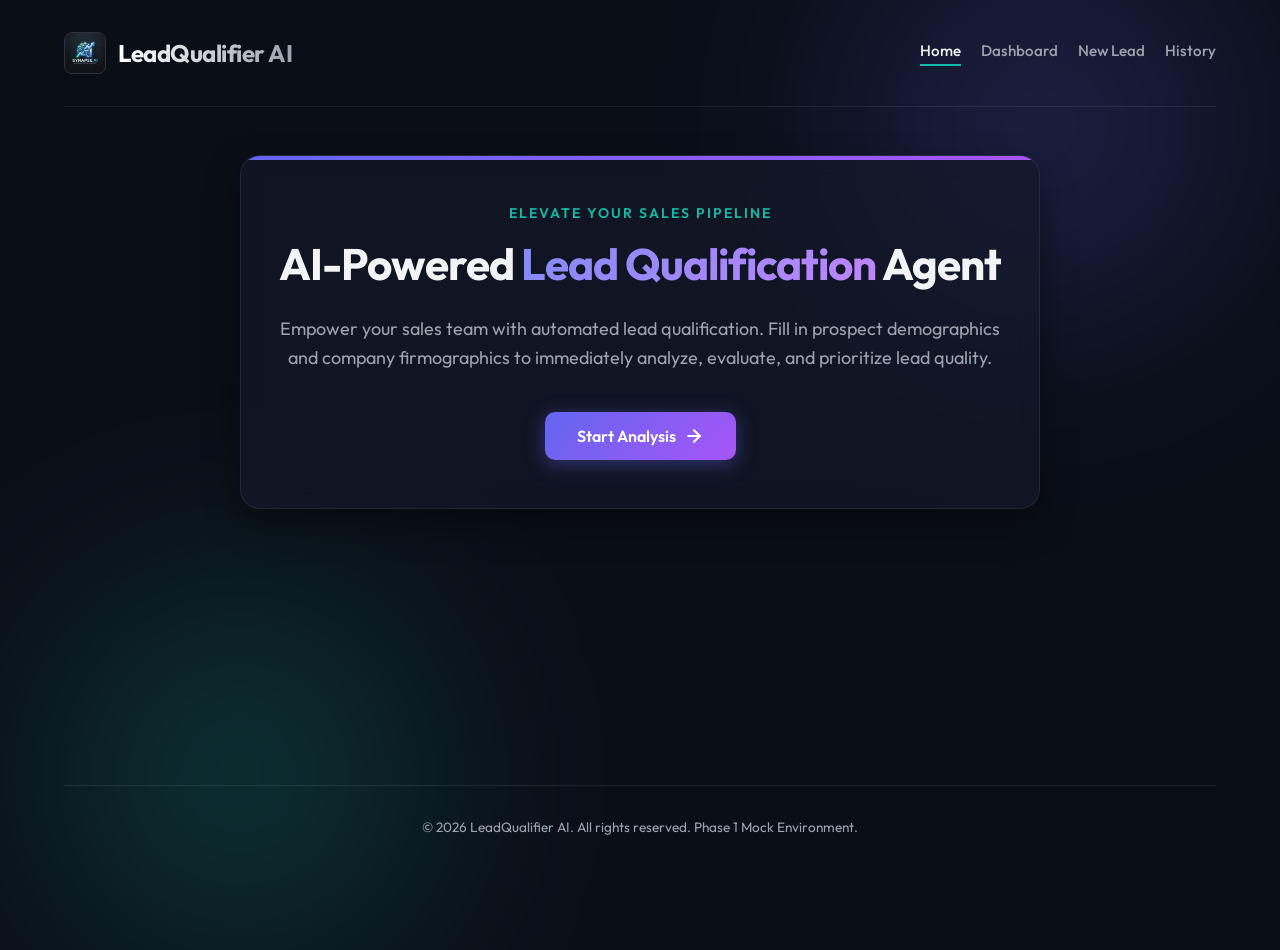
<file: frontend/index.html>
<!DOCTYPE html>
<html lang="en">
<head>
    <meta charset="UTF-8">
    <meta name="viewport" content="width=device-width, initial-scale=1.0">
    <meta name="description" content="AI-Powered Lead Qualification Agent helps sales teams qualify business leads intelligently and efficiently.">
    <title>AI-Powered Lead Qualification Agent</title>
    <link rel="stylesheet" href="./css/style.css">
</head>
<body>
    <div class="container">
        <!-- Application Header / Navigation -->
        <header>
            <div class="logo-container">
                <img src="./assets/logo.png" alt="Lead Qualification Agent Logo" class="logo-img">
                <span class="brand-name">LeadQualifier AI</span>
            </div>
            <nav style="display: flex; gap: 20px;">
                <a href="./index.html" class="nav-link active" style="color: var(--text-primary); border-bottom: 2px solid var(--accent-teal); padding-bottom: 4px;">Home</a>
                <a href="./dashboard.html" class="nav-link">Dashboard</a>
                <a href="./lead-form.html" class="nav-link">New Lead</a>
                <a href="./history.html" class="nav-link">History</a>
            </nav>
        </header>

        <!-- Main Hero Section -->
        <main>
            <section class="hero-section">
                <p class="hero-subtitle">Elevate Your Sales Pipeline</p>
                <h1 class="hero-title">
                    AI-Powered <span>Lead Qualification</span> Agent
                </h1>
                <p class="hero-description">
                    Empower your sales team with automated lead qualification. Fill in prospect demographics and company firmographics to immediately analyze, evaluate, and prioritize lead quality.
                </p>
                <div class="hero-actions">
                    <a href="./lead-form.html" class="btn btn-primary" id="btn-start-analysis">
                        Start Analysis
                        <svg width="20" height="20" viewBox="0 0 24 24" fill="none" stroke="currentColor" stroke-width="2.5" stroke-linecap="round" stroke-linejoin="round" class="feather feather-arrow-right"><line x1="5" y1="12" x2="19" y2="12"></line><polyline points="12 5 19 12 12 19"></polyline></svg>
                    </a>
                </div>
            </section>
        </main>

        <!-- Footer -->
        <footer>
            &copy; 2026 LeadQualifier AI. All rights reserved. Phase 1 Mock Environment.
        </footer>
    </div>

    <!-- Scripts -->
    <script src="./js/config.js"></script>
    <script src="./js/home.js"></script>
</body>
</html>
</file>
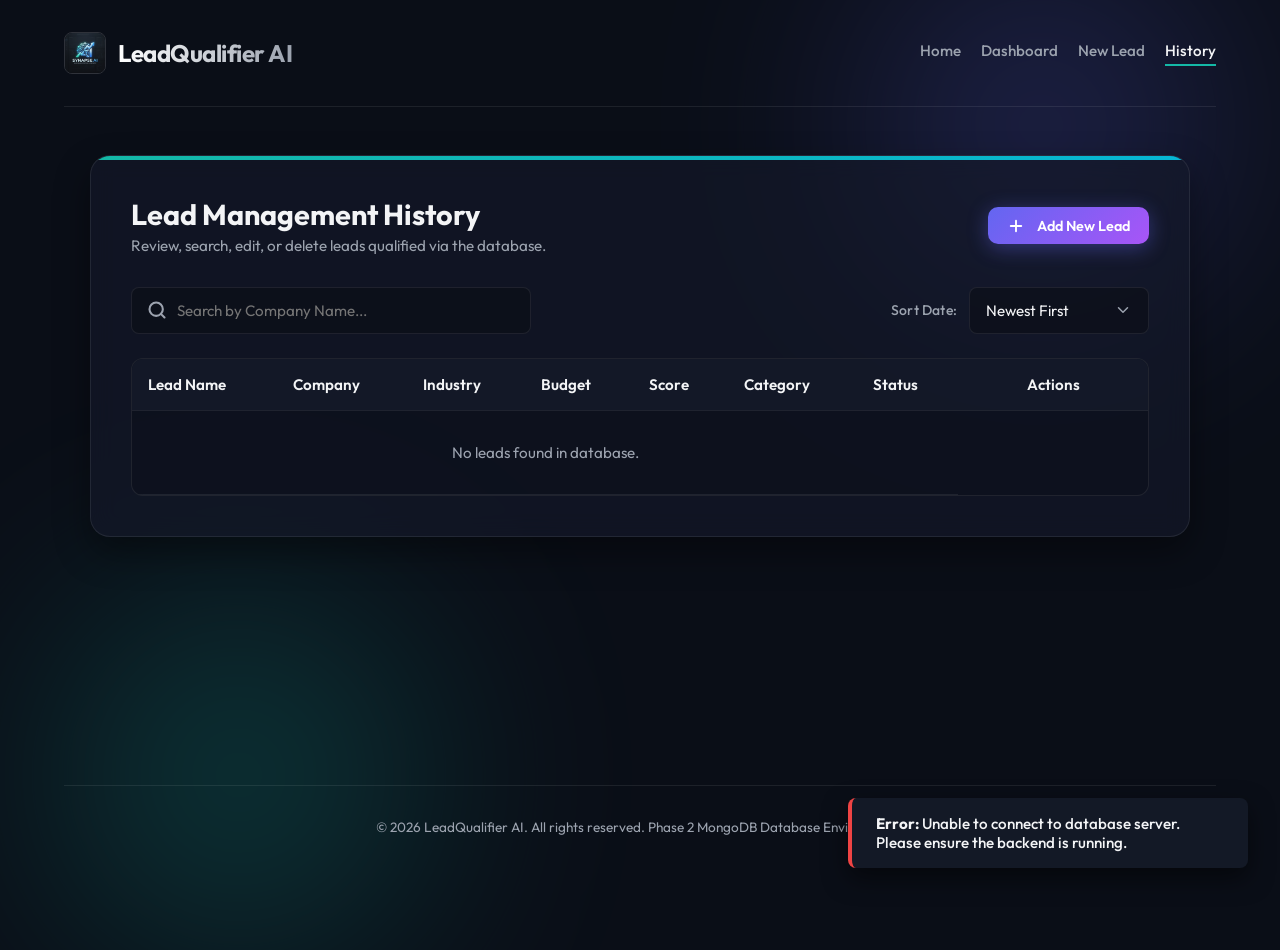
<file: frontend/history.html>
<!DOCTYPE html>
<html lang="en">
<head>
    <meta charset="UTF-8">
    <meta name="viewport" content="width=device-width, initial-scale=1.0">
    <meta name="description" content="View, search, edit, and delete lead qualification profiles in the lead history database.">
    <title>Lead History - AI-Powered Lead Qualification Agent</title>
    <link rel="stylesheet" href="./css/style.css">
</head>
<body>
    <div class="container">
        <!-- Application Header -->
        <header>
            <div class="logo-container">
                <a href="./index.html" style="display: flex; align-items: center; gap: 12px; text-decoration: none;">
                    <img src="./assets/logo.png" alt="Lead Qualification Agent Logo" class="logo-img">
                    <span class="brand-name">LeadQualifier AI</span>
                </a>
            </div>
            <nav style="display: flex; gap: 20px;">
                <a href="./index.html" class="nav-link">Home</a>
                <a href="./dashboard.html" class="nav-link">Dashboard</a>
                <a href="./lead-form.html" class="nav-link">New Lead</a>
                <a href="./history.html" class="nav-link active" style="color: var(--text-primary); border-bottom: 2px solid var(--accent-teal); padding-bottom: 4px;">History</a>
            </nav>
        </header>

        <!-- Lead History Workspace -->
        <main>
            <div class="form-card" style="max-width: 1100px;">
                <div class="form-header" style="display: flex; justify-content: space-between; align-items: center; flex-wrap: wrap; gap: 1rem; margin-bottom: 2rem;">
                    <div>
                        <h2 class="form-title" style="margin-bottom: 0.25rem;">Lead Management History</h2>
                        <p class="form-subtitle">Review, search, edit, or delete leads qualified via the database.</p>
                    </div>
                    <a href="./lead-form.html" class="btn btn-primary" style="padding: 0.6rem 1.2rem; font-size: 0.9rem;">
                        <svg width="18" height="18" viewBox="0 0 24 24" fill="none" stroke="currentColor" stroke-width="2.5" stroke-linecap="round" stroke-linejoin="round" style="margin-right: 4px;"><line x1="12" y1="5" x2="12" y2="19"></line><line x1="5" y1="12" x2="19" y2="12"></line></svg>
                        Add New Lead
                    </a>
                </div>

                <!-- Controls: Search and Sort -->
                <div class="controls-panel">
                    <div class="search-group">
                        <svg class="search-icon" width="20" height="20" viewBox="0 0 24 24" fill="none" stroke="currentColor" stroke-width="2.5" stroke-linecap="round" stroke-linejoin="round"><circle cx="11" cy="11" r="8"></circle><line x1="21" y1="21" x2="16.65" y2="16.65"></line></svg>
                        <input type="text" id="search-company" class="form-control search-control" placeholder="Search by Company Name...">
                    </div>
                    
                    <div class="filter-group">
                        <label for="sort-select" class="filter-label">Sort Date:</label>
                        <select id="sort-select" class="form-control sort-select">
                            <option value="newest">Newest First</option>
                            <option value="oldest">Oldest First</option>
                        </select>
                    </div>
                </div>

                <!-- Table Container -->
                <div class="table-container">
                    <table class="lead-table" id="leads-table">
                        <thead>
                            <tr>
                                <th>Lead Name</th>
                                <th>Company</th>
                                <th>Industry</th>
                                <th>Budget</th>
                                <th>Score</th>
                                <th>Category</th>
                                <th>Status</th>
                                <th style="text-align: center; width: 190px;">Actions</th>
                            </tr>
                        </thead>
                        <tbody id="leads-table-body">
                            <!-- Populated dynamically via JS -->
                        </tbody>
                    </table>
                </div>
            </div>
        </main>

        <!-- Footer -->
        <footer>
            &copy; 2026 LeadQualifier AI. All rights reserved. Phase 2 MongoDB Database Environment.
        </footer>
    </div>

    <!-- Details View Overlay Modal -->
    <div id="view-modal" class="modal-overlay">
        <div class="modal-card">
            <h3 class="modal-title">Lead Profile details</h3>
            <div class="modal-grid">
                <div class="modal-info-item">
                    <span class="modal-info-label">Lead Name</span>
                    <span class="modal-info-value" id="view-leadName">-</span>
                </div>
                <div class="modal-info-item">
                    <span class="modal-info-label">Company Name</span>
                    <span class="modal-info-value" id="view-companyName">-</span>
                </div>
                <div class="modal-info-item">
                    <span class="modal-info-label">Industry</span>
                    <span class="modal-info-value" id="view-industry">-</span>
                </div>
                <div class="modal-info-item">
                    <span class="modal-info-label">Job Role</span>
                    <span class="modal-info-value" id="view-jobRole">-</span>
                </div>
                <div class="modal-info-item">
                    <span class="modal-info-label">Company Size</span>
                    <span class="modal-info-value" id="view-companySize">-</span>
                </div>
                <div class="modal-info-item">
                    <span class="modal-info-label">Annual Revenue</span>
                    <span class="modal-info-value" id="view-annualRevenue">-</span>
                </div>
                <div class="modal-info-item">
                    <span class="modal-info-label">Budget</span>
                    <span class="modal-info-value" id="view-budget">-</span>
                </div>
                <div class="modal-info-item">
                    <span class="modal-info-label">Timeline</span>
                    <span class="modal-info-value" id="view-timeline">-</span>
                </div>
                <div class="modal-info-item">
                    <span class="modal-info-label">Email Address</span>
                    <span class="modal-info-value" id="view-email">-</span>
                </div>
                <div class="modal-info-item">
                    <span class="modal-info-label">Phone Number</span>
                    <span class="modal-info-value" id="view-phoneNumber">-</span>
                </div>
                <div class="modal-info-item">
                    <span class="modal-info-label">Created Timestamp</span>
                    <span class="modal-info-value" id="view-createdAt">-</span>
                </div>
                <div class="modal-info-item">
                    <span class="modal-info-label">AI Score</span>
                    <span class="modal-info-value" id="view-leadScore" style="font-weight: 700;">-</span>
                </div>
                <div class="modal-info-item">
                    <span class="modal-info-label">AI Category</span>
                    <span class="modal-info-value" id="view-category" style="font-weight: 700;">-</span>
                </div>
                <div class="modal-info-item full-width">
                    <span class="modal-info-label">Requirement Details</span>
                    <span class="modal-info-value requirement-text" id="view-requirement">-</span>
                </div>
                <div class="modal-info-item full-width">
                    <span class="modal-info-label">AI Reason / Rationale</span>
                    <span class="modal-info-value requirement-text" id="view-reason">-</span>
                </div>
                <div class="modal-info-item full-width">
                    <span class="modal-info-label">AI Action Recommendation</span>
                    <span class="modal-info-value requirement-text" id="view-recommendation" style="color: #a855f7; font-weight: 500;">-</span>
                </div>
            </div>
            <div class="modal-actions">
                <button type="button" class="btn btn-secondary" id="view-modal-close" style="padding: 0.6rem 1.5rem;">Close</button>
            </div>
        </div>
    </div>

    <!-- Styled Delete Confirmation Modal -->
    <div id="delete-confirm-modal" class="modal-overlay">
        <div class="modal-card delete-confirm">
            <h3 class="modal-title" style="color: var(--danger);">Confirm Deletion</h3>
            <p style="color: var(--text-primary); margin-bottom: 1.5rem; font-size: 0.95rem;">
                Are you sure you want to permanently delete this lead from the database? This action is irreversible.
            </p>
            <div class="modal-actions">
                <button type="button" class="btn btn-secondary" id="delete-cancel" style="padding: 0.6rem 1.5rem;">Cancel</button>
                <button type="button" class="btn btn-primary" id="delete-confirm" style="background: var(--danger); box-shadow: 0 4px 15px rgba(239, 68, 68, 0.4); padding: 0.6rem 1.5rem;">Delete</button>
            </div>
        </div>
    </div>

    <!-- Toast Feedback Notification -->
    <div id="toast" class="toast">
        <div id="toast-message" class="toast-message"></div>
    </div>

    <!-- Loading Animation Overlay -->
    <div id="loading-overlay" class="loading-overlay">
        <div class="spinner-box">
            <div class="spinner-outer"></div>
            <div class="spinner-inner"></div>
        </div>
        <div class="loading-text">Fetching Leads from Database...</div>
    </div>

    <!-- Scripts -->
    <script src="./js/config.js"></script>
    <script src="./js/history.js"></script>
</body>
</html>
</file>
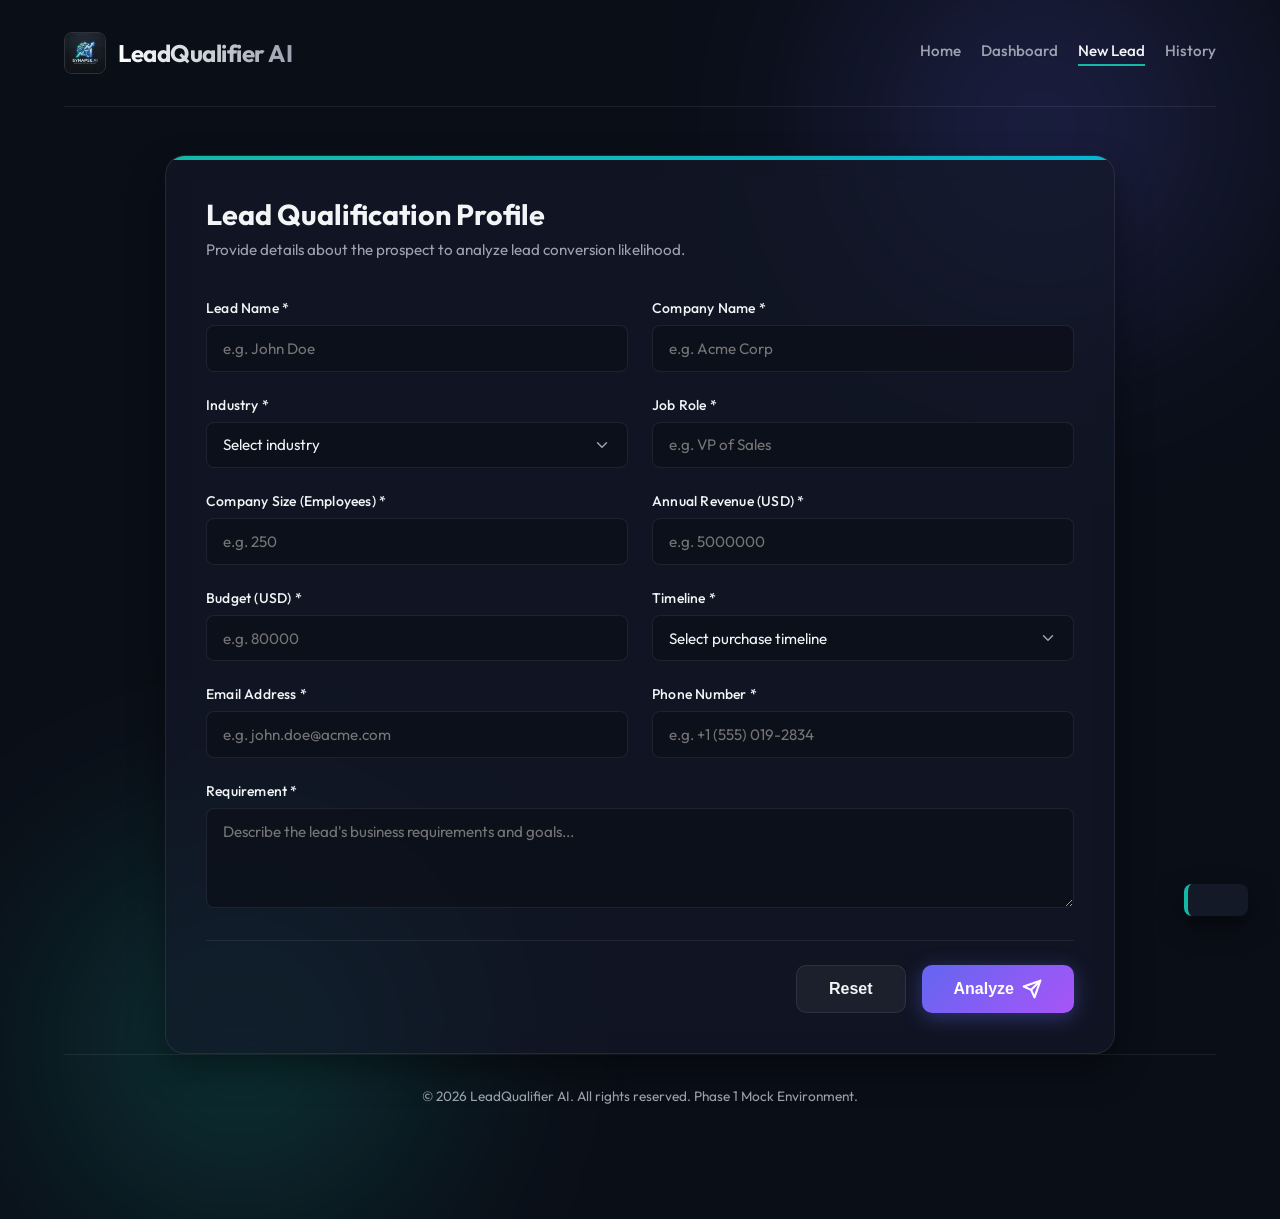
<file: frontend/lead-form.html>
<!DOCTYPE html>
<html lang="en">
<head>
    <meta charset="UTF-8">
    <meta name="viewport" content="width=device-width, initial-scale=1.0">
    <meta name="description" content="Enter lead demographic and firmographic details to qualify business leads using the Lead Qualification Agent.">
    <title>Qualify Lead - AI-Powered Lead Qualification Agent</title>
    <link rel="stylesheet" href="./css/style.css">
</head>
<body>
    <div class="container">
        <!-- Application Header -->
        <header>
            <div class="logo-container">
                <a href="./index.html" style="display: flex; align-items: center; gap: 12px; text-decoration: none;">
                    <img src="./assets/logo.png" alt="Lead Qualification Agent Logo" class="logo-img">
                    <span class="brand-name">LeadQualifier AI</span>
                </a>
            </div>
            <nav style="display: flex; gap: 20px;">
                <a href="./index.html" class="nav-link">Home</a>
                <a href="./dashboard.html" class="nav-link">Dashboard</a>
                <a href="./lead-form.html" class="nav-link active" style="color: var(--text-primary); border-bottom: 2px solid var(--accent-teal); padding-bottom: 4px;">New Lead</a>
                <a href="./history.html" class="nav-link">History</a>
            </nav>
        </header>

        <!-- Main Form Section -->
        <main>
            <div class="form-card">
                <div class="form-header">
                    <h2 class="form-title">Lead Qualification Profile</h2>
                    <p class="form-subtitle">Provide details about the prospect to analyze lead conversion likelihood.</p>
                </div>

                <form id="lead-qualification-form" novalidate>
                    <div class="form-grid">
                        
                        <!-- Lead Name -->
                        <div class="form-group">
                            <label for="leadName">Lead Name *</label>
                            <input type="text" id="leadName" name="leadName" class="form-control" placeholder="e.g. John Doe" required>
                        </div>

                        <!-- Company Name -->
                        <div class="form-group">
                            <label for="companyName">Company Name *</label>
                            <input type="text" id="companyName" name="companyName" class="form-control" placeholder="e.g. Acme Corp" required>
                        </div>

                        <!-- Industry -->
                        <div class="form-group">
                            <label for="industry">Industry *</label>
                            <select id="industry" name="industry" class="form-control" required>
                                <option value="" disabled selected>Select industry</option>
                                <option value="Technology">Technology</option>
                                <option value="Finance">Finance</option>
                                <option value="Healthcare">Healthcare</option>
                                <option value="Education">Education</option>
                                <option value="Manufacturing">Manufacturing</option>
                                <option value="Retail">Retail</option>
                                <option value="Other">Other</option>
                            </select>
                        </div>

                        <!-- Job Role -->
                        <div class="form-group">
                            <label for="jobRole">Job Role *</label>
                            <input type="text" id="jobRole" name="jobRole" class="form-control" placeholder="e.g. VP of Sales" required>
                        </div>

                        <!-- Company Size -->
                        <div class="form-group">
                            <label for="companySize">Company Size (Employees) *</label>
                            <input type="number" id="companySize" name="companySize" class="form-control" placeholder="e.g. 250" min="1" required>
                        </div>

                        <!-- Annual Revenue -->
                        <div class="form-group">
                            <label for="annualRevenue">Annual Revenue (USD) *</label>
                            <input type="number" id="annualRevenue" name="annualRevenue" class="form-control" placeholder="e.g. 5000000" min="0" step="any" required>
                        </div>

                        <!-- Budget -->
                        <div class="form-group">
                            <label for="budget">Budget (USD) *</label>
                            <input type="number" id="budget" name="budget" class="form-control" placeholder="e.g. 80000" min="0" step="any" required>
                        </div>

                        <!-- Timeline -->
                        <div class="form-group">
                            <label for="timeline">Timeline *</label>
                            <select id="timeline" name="timeline" class="form-control" required>
                                <option value="" disabled selected>Select purchase timeline</option>
                                <option value="Immediate">Immediate (Within 30 Days)</option>
                                <option value="1-3 Months">1 to 3 Months</option>
                                <option value="3-6 Months">3 to 6 Months</option>
                                <option value="6+ Months">6+ Months</option>
                            </select>
                        </div>

                        <!-- Email -->
                        <div class="form-group">
                            <label for="email">Email Address *</label>
                            <input type="email" id="email" name="email" class="form-control" placeholder="e.g. john.doe@acme.com" required>
                        </div>

                        <!-- Phone Number -->
                        <div class="form-group">
                            <label for="phoneNumber">Phone Number *</label>
                            <input type="tel" id="phoneNumber" name="phoneNumber" class="form-control" placeholder="e.g. +1 (555) 019-2834" required>
                        </div>

                        <!-- Requirement -->
                        <div class="form-group full-width">
                            <label for="requirement">Requirement *</label>
                            <textarea id="requirement" name="requirement" class="form-control" placeholder="Describe the lead's business requirements and goals..." required></textarea>
                        </div>
                    </div>

                    <!-- Action Buttons -->
                    <div class="form-actions">
                        <button type="reset" class="btn btn-secondary" id="btn-reset">Reset</button>
                        <button type="submit" class="btn btn-primary" id="btn-submit">
                            Analyze
                            <svg width="20" height="20" viewBox="0 0 24 24" fill="none" stroke="currentColor" stroke-width="2.5" stroke-linecap="round" stroke-linejoin="round"><line x1="22" y1="2" x2="11" y2="13"></line><polygon points="22 2 15 22 11 13 2 9 22 2"></polygon></svg>
                        </button>
                    </div>
                </form>
            </div>
        </main>

        <!-- Footer -->
        <footer>
            &copy; 2026 LeadQualifier AI. All rights reserved. Phase 1 Mock Environment.
        </footer>
    </div>

    <!-- Toast Notification for feedback -->
    <div id="toast" class="toast">
        <div id="toast-icon"></div>
        <div id="toast-message" class="toast-message"></div>
    </div>

    <!-- Loading Animation Overlay -->
    <div id="loading-overlay" class="loading-overlay">
        <div class="spinner-box">
            <div class="spinner-outer"></div>
            <div class="spinner-inner"></div>
        </div>
        <div class="loading-text">Analyzing Lead Profile...</div>
    </div>

    <!-- Scripts -->
    <script src="./js/config.js"></script>
    <script src="./js/form.js"></script>
</body>
</html>
</file>
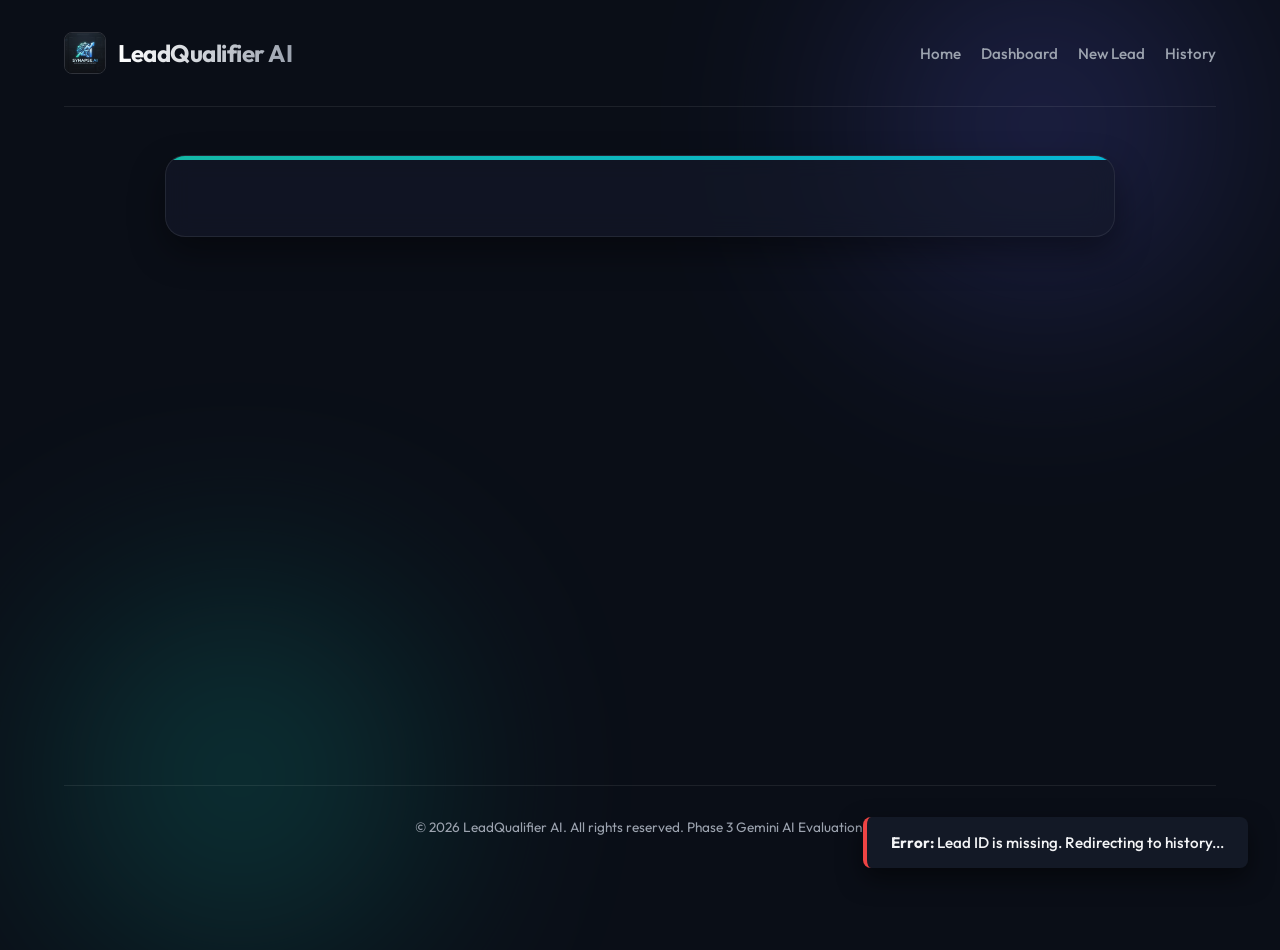
<file: frontend/result.html>
<!DOCTYPE html>
<html lang="en">
<head>
    <meta charset="UTF-8">
    <meta name="viewport" content="width=device-width, initial-scale=1.0">
    <meta name="description" content="View Google Gemini B2B lead qualification score, category status, reasoning details, and action recommendations.">
    <title>AI Analysis Result - AI-Powered Lead Qualification Agent</title>
    <link rel="stylesheet" href="./css/style.css">
    <style>
        /* Specific Result Page Styling */
        .result-container {
            display: flex;
            flex-direction: column;
            align-items: center;
            gap: 2rem;
            margin-top: 1.5rem;
        }
        .result-header-box {
            text-align: center;
            margin-bottom: 1.5rem;
            width: 100%;
        }
        .result-layout {
            display: grid;
            grid-template-columns: 280px 1fr;
            gap: 2.5rem;
            width: 100%;
            align-items: start;
        }
        /* Radial Gauge / Score Display */
        .score-panel {
            background: rgba(10, 14, 23, 0.4);
            border: 1px solid var(--border-color);
            border-radius: 16px;
            padding: 2rem;
            display: flex;
            flex-direction: column;
            align-items: center;
            justify-content: center;
            gap: 1.5rem;
            text-align: center;
            box-shadow: inset 0 1px 1px rgba(255, 255, 255, 0.05);
        }
        .score-ring {
            position: relative;
            width: 160px;
            height: 160px;
            border-radius: 50%;
            display: flex;
            flex-direction: column;
            align-items: center;
            justify-content: center;
            border: 8px solid rgba(255, 255, 255, 0.05);
            background: rgba(0, 0, 0, 0.3);
            box-shadow: 0 0 30px rgba(0, 0, 0, 0.5);
            transition: all 0.5s ease;
        }
        .score-ring.hot {
            border-color: rgba(16, 185, 129, 0.2);
            box-shadow: 0 0 40px rgba(16, 185, 129, 0.25);
        }
        .score-ring.warm {
            border-color: rgba(245, 158, 11, 0.2);
            box-shadow: 0 0 40px rgba(245, 158, 11, 0.25);
        }
        .score-ring.cold {
            border-color: rgba(239, 68, 68, 0.2);
            box-shadow: 0 0 40px rgba(239, 68, 68, 0.25);
        }
        .score-number {
            font-size: 3.5rem;
            font-weight: 800;
            line-height: 1;
            color: var(--text-primary);
        }
        .score-label {
            font-size: 0.75rem;
            text-transform: uppercase;
            letter-spacing: 1px;
            color: var(--text-secondary);
            font-weight: 600;
            margin-top: 4px;
        }
        .category-pill {
            padding: 6px 16px;
            border-radius: 20px;
            font-size: 0.9rem;
            font-weight: 700;
            text-transform: uppercase;
            letter-spacing: 1px;
            box-shadow: 0 4px 10px rgba(0, 0, 0, 0.3);
        }
        .category-pill.hot {
            background: rgba(16, 185, 129, 0.15);
            color: #34d399;
            border: 1px solid rgba(52, 211, 153, 0.3);
        }
        .category-pill.warm {
            background: rgba(245, 158, 11, 0.15);
            color: #fbbf24;
            border: 1px solid rgba(251, 191, 36, 0.3);
        }
        .category-pill.cold {
            background: rgba(239, 68, 68, 0.15);
            color: #f87171;
            border: 1px solid rgba(248, 113, 113, 0.3);
        }
        /* Detail Section */
        .analysis-details {
            display: flex;
            flex-direction: column;
            gap: 1.5rem;
        }
        .result-card-section {
            background: rgba(10, 14, 23, 0.4);
            border-radius: 12px;
            border: 1px solid var(--border-color);
            padding: 1.5rem;
            display: flex;
            flex-direction: column;
            gap: 8px;
        }
        .result-card-section.recommendation-panel {
            background: rgba(99, 102, 241, 0.04);
            border-color: rgba(99, 102, 241, 0.25);
            position: relative;
        }
        .result-card-section.recommendation-panel::before {
            content: '';
            position: absolute;
            left: 0;
            top: 0;
            bottom: 0;
            width: 4px;
            background: var(--primary-gradient);
            border-top-left-radius: 12px;
            border-bottom-left-radius: 12px;
        }
        .result-card-label {
            font-size: 0.8rem;
            text-transform: uppercase;
            letter-spacing: 0.5px;
            color: var(--text-secondary);
            font-weight: 600;
        }
        .result-card-value {
            font-size: 1.05rem;
            color: var(--text-primary);
            line-height: 1.6;
        }
        /* Grid for demographic info */
        .info-strip {
            display: grid;
            grid-template-columns: repeat(3, 1fr);
            gap: 1rem;
            background: rgba(255, 255, 255, 0.02);
            border: 1px solid var(--border-color);
            border-radius: 12px;
            padding: 1rem 1.5rem;
            font-size: 0.9rem;
        }
        .info-strip-item {
            display: flex;
            flex-direction: column;
            gap: 2px;
        }
        .info-strip-label {
            color: var(--text-secondary);
            font-size: 0.75rem;
            font-weight: 500;
        }
        .info-strip-value {
            color: var(--text-primary);
            font-weight: 600;
        }
        /* Failed Analysis Panel */
        .failed-panel {
            text-align: center;
            padding: 3rem 1.5rem;
            background: rgba(239, 68, 68, 0.03);
            border: 1px solid rgba(239, 68, 68, 0.15);
            border-radius: 16px;
            display: flex;
            flex-direction: column;
            align-items: center;
            gap: 1.5rem;
            width: 100%;
        }
        .failed-icon {
            color: var(--danger);
            background: rgba(239, 68, 68, 0.1);
            border-radius: 50%;
            padding: 1.5rem;
            display: inline-flex;
            margin-bottom: 0.5rem;
        }
        @media (max-width: 768px) {
            .result-layout {
                grid-template-columns: 1fr;
                gap: 1.5rem;
            }
            .info-strip {
                grid-template-columns: 1fr;
                gap: 0.8rem;
            }
        }
    </style>
</head>
<body>
    <div class="container">
        <!-- Application Header -->
        <header>
            <div class="logo-container">
                <a href="./index.html" style="display: flex; align-items: center; gap: 12px; text-decoration: none;">
                    <img src="./assets/logo.png" alt="Lead Qualification Agent Logo" class="logo-img">
                    <span class="brand-name">LeadQualifier AI</span>
                </a>
            </div>
            <nav style="display: flex; gap: 20px;">
                <a href="./index.html" class="nav-link">Home</a>
                <a href="./dashboard.html" class="nav-link">Dashboard</a>
                <a href="./lead-form.html" class="nav-link">New Lead</a>
                <a href="./history.html" class="nav-link">History</a>
            </nav>
        </header>

        <!-- Result Workspace -->
        <main>
            <div class="form-card" style="max-width: 950px;">
                <!-- Result Success State Container -->
                <div id="success-container" class="result-container" style="display: none;">
                    <div class="result-header-box">
                        <h2 class="form-title" style="margin-bottom: 0.25rem;">AI Qualification Report</h2>
                        <p class="form-subtitle">Google Gemini B2B firmographic qualification results.</p>
                    </div>

                    <div class="result-layout">
                        <!-- Score Display Gauge -->
                        <div class="score-panel">
                            <div class="score-ring" id="score-ring-element">
                                <span class="score-number" id="res-score">-</span>
                                <span class="score-label">Score</span>
                            </div>
                            <div class="category-pill" id="res-category">-</div>
                            <div class="score-label" style="margin-top: -8px;">Category</div>
                        </div>

                        <!-- Analysis details -->
                        <div class="analysis-details">
                            <!-- Lead strip details -->
                            <div class="info-strip">
                                <div class="info-strip-item">
                                    <span class="info-strip-label">Lead Name</span>
                                    <span class="info-strip-value" id="res-leadName">-</span>
                                </div>
                                <div class="info-strip-item">
                                    <span class="info-strip-label">Company Name</span>
                                    <span class="info-strip-value" id="res-companyName">-</span>
                                </div>
                                <div class="info-strip-item">
                                    <span class="info-strip-label">Job Role</span>
                                    <span class="info-strip-value" id="res-jobRole">-</span>
                                </div>
                            </div>

                            <!-- Reason Card -->
                            <div class="result-card-section">
                                <span class="result-card-label">AI Analysis Logic / Reason</span>
                                <p class="result-card-value" id="res-reason">-</p>
                            </div>

                            <!-- Recommendation Card -->
                            <div class="result-card-section recommendation-panel">
                                <span class="result-card-label" style="color: var(--accent-purple);">Sales Call to Action</span>
                                <p class="result-card-value" id="res-recommendation" style="font-weight: 500;">-</p>
                            </div>
                        </div>
                    </div>

                    <!-- Footer Action Buttons -->
                    <div class="form-actions" style="width: 100%; margin-top: 1rem;">
                        <a href="./lead-form.html" class="btn btn-secondary" style="padding: 0.8rem 1.8rem;">Add Another Lead</a>
                        <a href="./history.html" class="btn btn-primary" style="padding: 0.8rem 1.8rem;">
                            View Lead History
                            <svg width="20" height="20" viewBox="0 0 24 24" fill="none" stroke="currentColor" stroke-width="2.5" stroke-linecap="round" stroke-linejoin="round"><line x1="8" y1="6" x2="21" y2="6"></line><line x1="8" y1="12" x2="21" y2="12"></line><line x1="8" y1="18" x2="21" y2="18"></line><line x1="3" y1="6" x2="3.01" y2="6"></line><line x1="3" y1="12" x2="3.01" y2="12"></line><line x1="3" y1="18" x2="3.01" y2="18"></line></svg>
                        </a>
                    </div>
                </div>

                <!-- Result FAILED State Container -->
                <div id="failed-container" class="failed-panel" style="display: none;">
                    <div class="failed-icon">
                        <svg width="48" height="48" viewBox="0 0 24 24" fill="none" stroke="currentColor" stroke-width="2.5" stroke-linecap="round" stroke-linejoin="round"><circle cx="12" cy="12" r="10"></circle><line x1="12" y1="8" x2="12" y2="12"></line><line x1="12" y1="16" x2="12.01" y2="16"></line></svg>
                    </div>
                    <div>
                        <h3 style="font-size: 1.5rem; font-weight: 700; margin-bottom: 0.5rem; color: var(--text-primary);">AI Qualification Failed</h3>
                        <p style="color: var(--text-secondary); max-width: 500px; margin: 0 auto; line-height: 1.6;">
                            Lead data was saved in MongoDB, but Google Gemini AI analysis encountered an issue (e.g. invalid API key, network failure, or API timeout).
                        </p>
                    </div>

                    <div class="info-strip" style="width: 100%; max-width: 600px; text-align: left;">
                        <div class="info-strip-item">
                            <span class="info-strip-label">Lead Name</span>
                            <span class="info-strip-value" id="fail-leadName">-</span>
                        </div>
                        <div class="info-strip-item">
                            <span class="info-strip-label">Company Name</span>
                            <span class="info-strip-value" id="fail-companyName">-</span>
                        </div>
                        <div class="info-strip-item">
                            <span class="info-strip-label">Analysis Status</span>
                            <span class="info-strip-value" style="color: var(--danger);">FAILED</span>
                        </div>
                    </div>

                    <div style="display: flex; gap: 1rem; margin-top: 1rem;">
                        <a href="./history.html" class="btn btn-secondary" style="padding: 0.8rem 1.8rem;">View Lead History</a>
                        <button type="button" class="btn btn-primary" id="btn-retry" style="padding: 0.8rem 1.8rem;">
                            <svg width="20" height="20" viewBox="0 0 24 24" fill="none" stroke="currentColor" stroke-width="2.5" stroke-linecap="round" stroke-linejoin="round" style="margin-right: 4px;"><polyline points="23 4 23 10 17 10"></polyline><polyline points="1 20 1 14 7 14"></polyline><path d="M3.51 9a9 9 0 0 1 14.85-3.36L23 10M1 14l4.64 4.36A9 9 0 0 0 20.49 15"></path></svg>
                            Retry Analysis
                        </button>
                    </div>
                </div>
            </div>
        </main>

        <!-- Footer -->
        <footer>
            &copy; 2026 LeadQualifier AI. All rights reserved. Phase 3 Gemini AI Evaluation.
        </footer>
    </div>

    <!-- Toast Notification for feedback -->
    <div id="toast" class="toast">
        <div id="toast-message" class="toast-message"></div>
    </div>

    <!-- Loading Animation Overlay -->
    <div id="loading-overlay" class="loading-overlay">
        <div class="spinner-box">
            <div class="spinner-outer"></div>
            <div class="spinner-inner"></div>
        </div>
        <div class="loading-text">Retrieving AI Qualification Details...</div>
    </div>

    <!-- Scripts -->
    <script src="./js/config.js"></script>
    <script src="./js/result.js"></script>
</body>
</html>
</file>
<file: frontend/css/style.css>
/* Custom CSS for AI-Powered Lead Qualification Agent - Phase 1 */

@import url('https://fonts.googleapis.com/css2?family=Outfit:wght@300;400;500;600;700&display=swap');

:root {
    --bg-main: #0a0e17;
    --bg-card: rgba(20, 26, 42, 0.65);
    --border-color: rgba(255, 255, 255, 0.08);
    --text-primary: #f3f4f6;
    --text-secondary: #9ca3af;
    
    --primary-gradient: linear-gradient(135deg, #6366f1 0%, #a855f7 100%);
    --secondary-gradient: linear-gradient(135deg, #14b8a6 0%, #06b6d4 100%);
    --accent-teal: #14b8a6;
    --accent-purple: #a855f7;
    --danger: #ef4444;
    --success: #10b981;

    --font-sans: 'Outfit', sans-serif;
    --card-shadow: 0 15px 35px rgba(0, 0, 0, 0.4);
    --glass-shadow: inset 0 1px 1px rgba(255, 255, 255, 0.1);
}

* {
    margin: 0;
    padding: 0;
    box-sizing: border-box;
}

body {
    font-family: var(--font-sans);
    background-color: var(--bg-main);
    color: var(--text-primary);
    min-height: 100vh;
    display: flex;
    flex-direction: column;
    overflow-x: hidden;
    position: relative;
}

/* Background animated decorative blobs */
body::before, body::after {
    content: '';
    position: absolute;
    width: 350px;
    height: 350px;
    border-radius: 50%;
    filter: blur(120px);
    z-index: -1;
    opacity: 0.25;
}

body::before {
    top: -50px;
    right: 5%;
    background: #6366f1;
}

body::after {
    bottom: -50px;
    left: 5%;
    background: #14b8a6;
}

/* Container */
.container {
    width: 100%;
    max-width: 1200px;
    margin: 0 auto;
    padding: 2rem 1.5rem;
    flex: 1;
    display: flex;
    flex-direction: column;
    justify-content: center;
}

/* Navbar */
header {
    display: flex;
    align-items: center;
    justify-content: space-between;
    padding-bottom: 2rem;
    border-bottom: 1px solid var(--border-color);
    margin-bottom: 3rem;
}

.logo-container {
    display: flex;
    align-items: center;
    gap: 12px;
}

.logo-img {
    height: 42px;
    width: 42px;
    object-fit: contain;
    border-radius: 8px;
    border: 1px solid rgba(255, 255, 255, 0.15);
}

.brand-name {
    font-size: 1.5rem;
    font-weight: 700;
    background: linear-gradient(to right, #ffffff, #9ca3af);
    -webkit-background-clip: text;
    -webkit-text-fill-color: transparent;
    letter-spacing: -0.5px;
}

.nav-link {
    color: var(--text-secondary);
    text-decoration: none;
    font-weight: 500;
    transition: color 0.3s;
    font-size: 0.95rem;
}

.nav-link:hover {
    color: var(--text-primary);
}

/* Main Hero - Home Page */
.hero-section {
    text-align: center;
    max-width: 800px;
    margin: auto;
    padding: 3rem 1.5rem;
    border-radius: 20px;
    background: var(--bg-card);
    border: 1px solid var(--border-color);
    box-shadow: var(--card-shadow);
    backdrop-filter: blur(12px);
    -webkit-backdrop-filter: blur(12px);
    position: relative;
    overflow: hidden;
}

.hero-section::before {
    content: '';
    position: absolute;
    top: 0;
    left: 0;
    right: 0;
    height: 4px;
    background: var(--primary-gradient);
}

.hero-subtitle {
    font-size: 0.875rem;
    text-transform: uppercase;
    letter-spacing: 2px;
    color: var(--accent-teal);
    font-weight: 600;
    margin-bottom: 1rem;
}

.hero-title {
    font-size: 2.75rem;
    font-weight: 700;
    line-height: 1.2;
    margin-bottom: 1.5rem;
    letter-spacing: -1px;
}

.hero-title span {
    background: linear-gradient(135deg, #818cf8 0%, #c084fc 100%);
    -webkit-background-clip: text;
    -webkit-text-fill-color: transparent;
}

.hero-description {
    font-size: 1.125rem;
    color: var(--text-secondary);
    line-height: 1.6;
    margin-bottom: 2.5rem;
}

/* Button Component */
.btn {
    display: inline-flex;
    align-items: center;
    justify-content: center;
    padding: 0.875rem 2rem;
    font-size: 1rem;
    font-weight: 600;
    border-radius: 10px;
    border: none;
    cursor: pointer;
    transition: all 0.3s cubic-bezier(0.4, 0, 0.2, 1);
    text-decoration: none;
    gap: 8px;
}

.btn-primary {
    background: var(--primary-gradient);
    color: #fff;
    box-shadow: 0 4px 20px rgba(99, 102, 241, 0.4);
}

.btn-primary:hover {
    transform: translateY(-2px);
    box-shadow: 0 8px 30px rgba(99, 102, 241, 0.6);
}

.btn-secondary {
    background: rgba(255, 255, 255, 0.05);
    color: var(--text-primary);
    border: 1px solid var(--border-color);
}

.btn-secondary:hover {
    background: rgba(255, 255, 255, 0.1);
    transform: translateY(-2px);
}

/* Form Container & Layout */
.form-card {
    background: var(--bg-card);
    border: 1px solid var(--border-color);
    box-shadow: var(--card-shadow);
    backdrop-filter: blur(12px);
    -webkit-backdrop-filter: blur(12px);
    border-radius: 20px;
    padding: 2.5rem;
    position: relative;
    overflow: hidden;
    max-width: 950px;
    margin: 0 auto;
}

.form-card::before {
    content: '';
    position: absolute;
    top: 0;
    left: 0;
    right: 0;
    height: 4px;
    background: var(--secondary-gradient);
}

.form-header {
    margin-bottom: 2.5rem;
}

.form-title {
    font-size: 1.8rem;
    font-weight: 700;
    margin-bottom: 0.5rem;
}

.form-subtitle {
    color: var(--text-secondary);
    font-size: 0.95rem;
}

/* Grid Layout for Form Fields */
.form-grid {
    display: grid;
    grid-template-columns: repeat(2, 1fr);
    gap: 1.5rem;
    margin-bottom: 2rem;
}

.form-group {
    display: flex;
    flex-direction: column;
    gap: 8px;
}

/* Make Textarea spanning 2 columns */
.form-group.full-width {
    grid-column: span 2;
}

label {
    font-size: 0.875rem;
    font-weight: 500;
    color: var(--text-primary);
    letter-spacing: 0.2px;
}

/* Custom Styled Input Controls */
.form-control {
    background: rgba(10, 14, 23, 0.6);
    border: 1px solid var(--border-color);
    color: var(--text-primary);
    font-family: var(--font-sans);
    font-size: 0.95rem;
    padding: 0.8rem 1rem;
    border-radius: 8px;
    transition: all 0.3s ease;
    width: 100%;
}

.form-control:focus {
    outline: none;
    border-color: var(--accent-teal);
    box-shadow: 0 0 0 3px rgba(20, 184, 166, 0.15);
    background: rgba(10, 14, 23, 0.9);
}

textarea.form-control {
    resize: vertical;
    min-height: 100px;
}

/* Custom styled Select wrapper for drop-down arrows */
select.form-control {
    appearance: none;
    background-image: url("data:image/svg+xml;charset=UTF-8,%3Csvg xmlns='http://www.w3.org/2000/svg' viewBox='0 0 24 24' fill='none' stroke='%239ca3af' stroke-width='2' stroke-linecap='round' stroke-linejoin='round'%3E%3Cpolyline points='6 9 12 15 18 9'%3E%3C/polyline%3E%3C/svg%3E");
    background-repeat: no-repeat;
    background-position: right 1rem center;
    background-size: 1.2em;
    padding-right: 2.5rem;
}

/* Form Action Buttons Container */
.form-actions {
    display: flex;
    justify-content: flex-end;
    gap: 1rem;
    border-top: 1px solid var(--border-color);
    padding-top: 1.5rem;
}

/* Toast Notification (Feedback for response) */
.toast {
    position: fixed;
    bottom: 2rem;
    right: 2rem;
    background: #131926;
    border-left: 4px solid var(--accent-teal);
    padding: 1rem 1.5rem;
    border-radius: 8px;
    box-shadow: 0 10px 25px rgba(0, 0, 0, 0.5);
    display: flex;
    align-items: center;
    gap: 12px;
    z-index: 1000;
    transform: translateY(150%);
    transition: transform 0.4s cubic-bezier(0.175, 0.885, 0.32, 1.275);
    max-width: 400px;
}

.toast.show {
    transform: translateY(0);
}

.toast.success {
    border-left-color: var(--success);
}

.toast.error {
    border-left-color: var(--danger);
}

.toast-message {
    font-size: 0.95rem;
    font-weight: 500;
}

/* Loading Overlay Animation */
.loading-overlay {
    position: fixed;
    top: 0;
    left: 0;
    width: 100%;
    height: 100%;
    background: rgba(10, 14, 23, 0.85);
    backdrop-filter: blur(8px);
    -webkit-backdrop-filter: blur(8px);
    display: flex;
    flex-direction: column;
    justify-content: center;
    align-items: center;
    z-index: 9999;
    opacity: 0;
    pointer-events: none;
    transition: opacity 0.3s ease;
}

.loading-overlay.active {
    opacity: 1;
    pointer-events: auto;
}

.spinner-box {
    position: relative;
    display: flex;
    justify-content: center;
    align-items: center;
    margin-bottom: 1.5rem;
}

.spinner-outer {
    width: 70px;
    height: 70px;
    border: 3px solid transparent;
    border-top-color: var(--accent-teal);
    border-bottom-color: var(--accent-teal);
    border-radius: 50%;
    animation: spin 1.5s linear infinite;
}

.spinner-inner {
    position: absolute;
    width: 45px;
    height: 45px;
    border: 3px solid transparent;
    border-left-color: var(--accent-purple);
    border-right-color: var(--accent-purple);
    border-radius: 50%;
    animation: spin-reverse 1s linear infinite;
}

.loading-text {
    font-size: 1.2rem;
    font-weight: 600;
    letter-spacing: 0.5px;
    background: linear-gradient(135deg, #14b8a6 0%, #a855f7 100%);
    -webkit-background-clip: text;
    -webkit-text-fill-color: transparent;
    animation: pulse 1.5s ease-in-out infinite;
}

/* Animations */
@keyframes spin {
    0% { transform: rotate(0deg); }
    100% { transform: rotate(360deg); }
}

@keyframes spin-reverse {
    0% { transform: rotate(0deg); }
    100% { transform: rotate(-360deg); }
}

@keyframes pulse {
    0%, 100% { opacity: 0.6; }
    50% { opacity: 1; }
}

/* Responsive Breakpoints */
@media (max-width: 768px) {
    .form-grid {
        grid-template-columns: 1fr;
    }
    
    .form-group.full-width {
        grid-column: span 1;
    }
    
    .hero-title {
        font-size: 2.2rem;
    }
    
    header {
        margin-bottom: 2rem;
    }
    
    .form-card {
        padding: 1.5rem;
    }
}

footer {
    text-align: center;
    padding: 2rem 0;
    color: var(--text-secondary);
    font-size: 0.85rem;
    border-top: 1px solid var(--border-color);
    margin-top: auto;
}

/* Table styling */
.table-container {
    width: 100%;
    overflow-x: auto;
    margin-top: 1rem;
    border-radius: 12px;
    border: 1px solid var(--border-color);
    background: rgba(10, 14, 23, 0.4);
}
.lead-table {
    width: 100%;
    border-collapse: collapse;
    text-align: left;
    font-size: 0.95rem;
}
.lead-table th {
    background: rgba(20, 26, 42, 0.85);
    color: var(--text-primary);
    font-weight: 600;
    padding: 1rem;
    border-bottom: 1px solid var(--border-color);
}
.lead-table td {
    padding: 1rem;
    border-bottom: 1px solid var(--border-color);
    color: var(--text-secondary);
    vertical-align: middle;
}
.lead-table tbody tr {
    transition: background 0.2s;
}
.lead-table tbody tr:hover {
    background: rgba(255, 255, 255, 0.02);
}
/* Action buttons in table */
.action-buttons {
    display: flex;
    gap: 8px;
}
.btn-icon {
    padding: 8px;
    border-radius: 8px;
    border: 1px solid var(--border-color);
    background: rgba(255, 255, 255, 0.05);
    cursor: pointer;
    color: var(--text-secondary);
    transition: all 0.3s ease;
    display: inline-flex;
    align-items: center;
    justify-content: center;
}
.btn-icon:hover {
    background: rgba(255, 255, 255, 0.1);
    color: var(--text-primary);
    transform: translateY(-1px);
}
.btn-icon.view-btn:hover {
    border-color: var(--accent-teal);
    color: var(--accent-teal);
    background: rgba(20, 184, 166, 0.1);
}
.btn-icon.edit-btn:hover {
    border-color: var(--accent-purple);
    color: var(--accent-purple);
    background: rgba(168, 85, 247, 0.1);
}
.btn-icon.delete-btn:hover {
    border-color: var(--danger);
    color: var(--danger);
    background: rgba(239, 68, 68, 0.1);
}
/* Controls Panel (Search/Sort) */
.controls-panel {
    display: flex;
    justify-content: space-between;
    align-items: center;
    gap: 1.5rem;
    margin-bottom: 1.5rem;
    flex-wrap: wrap;
}
.search-group {
    position: relative;
    flex: 1;
    max-width: 400px;
    min-width: 250px;
}
.search-control {
    padding-left: 2.8rem !important;
}
.search-icon {
    position: absolute;
    left: 1rem;
    top: 50%;
    transform: translateY(-50%);
    color: var(--text-secondary);
    pointer-events: none;
}
.filter-group {
    display: flex;
    align-items: center;
    gap: 12px;
}
.filter-label {
    font-size: 0.875rem;
    color: var(--text-secondary);
    font-weight: 500;
}
.sort-select {
    width: 180px !important;
}
/* Modal Overlay */
.modal-overlay {
    position: fixed;
    top: 0;
    left: 0;
    width: 100%;
    height: 100%;
    background: rgba(10, 14, 23, 0.85);
    backdrop-filter: blur(8px);
    -webkit-backdrop-filter: blur(8px);
    display: flex;
    justify-content: center;
    align-items: center;
    z-index: 999;
    opacity: 0;
    pointer-events: none;
    transition: opacity 0.3s ease;
}
.modal-overlay.active {
    opacity: 1;
    pointer-events: auto;
}
.modal-card {
    background: #131926;
    border: 1px solid var(--border-color);
    border-radius: 16px;
    width: 100%;
    max-width: 650px;
    padding: 2rem;
    box-shadow: var(--card-shadow);
    position: relative;
    overflow: hidden;
    transform: scale(0.9);
    transition: transform 0.3s cubic-bezier(0.175, 0.885, 0.32, 1.275);
}
.modal-overlay.active .modal-card {
    transform: scale(1);
}
.modal-card::before {
    content: '';
    position: absolute;
    top: 0;
    left: 0;
    right: 0;
    height: 4px;
    background: var(--primary-gradient);
}
.modal-card.delete-confirm::before {
    background: var(--danger);
}
.modal-title {
    font-size: 1.5rem;
    font-weight: 700;
    margin-bottom: 1.5rem;
}
.modal-grid {
    display: grid;
    grid-template-columns: repeat(2, 1fr);
    gap: 1.2rem;
    margin-bottom: 1.5rem;
    font-size: 0.95rem;
}
.modal-info-item {
    display: flex;
    flex-direction: column;
    gap: 4px;
}
.modal-info-item.full-width {
    grid-column: span 2;
}
.modal-info-label {
    color: var(--text-secondary);
    font-size: 0.8rem;
    text-transform: uppercase;
    letter-spacing: 0.5px;
    font-weight: 600;
}
.modal-info-value {
    font-weight: 500;
    color: var(--text-primary);
}
.modal-info-value.requirement-text {
    white-space: pre-line;
    background: rgba(0,0,0,0.25);
    padding: 12px;
    border-radius: 8px;
    border: 1px solid var(--border-color);
    max-height: 150px;
    overflow-y: auto;
}
.modal-actions {
    display: flex;
    justify-content: flex-end;
    gap: 1rem;
    margin-top: 1.5rem;
    border-top: 1px solid var(--border-color);
    padding-top: 1.2rem;
}
/* Badges */
.badge {
    display: inline-block;
    padding: 4px 10px;
    border-radius: 20px;
    font-size: 0.75rem;
    font-weight: 600;
    text-transform: uppercase;
    letter-spacing: 0.5px;
}
.badge-tech { background: rgba(99, 102, 241, 0.15); color: #818cf8; }
.badge-fin { background: rgba(16, 185, 129, 0.15); color: #34d399; }
.badge-health { background: rgba(245, 158, 11, 0.15); color: #fbbf24; }
.badge-edu { background: rgba(236, 72, 153, 0.15); color: #f472b6; }
.badge-default { background: rgba(255, 255, 255, 0.1); color: var(--text-secondary); }
</file>
